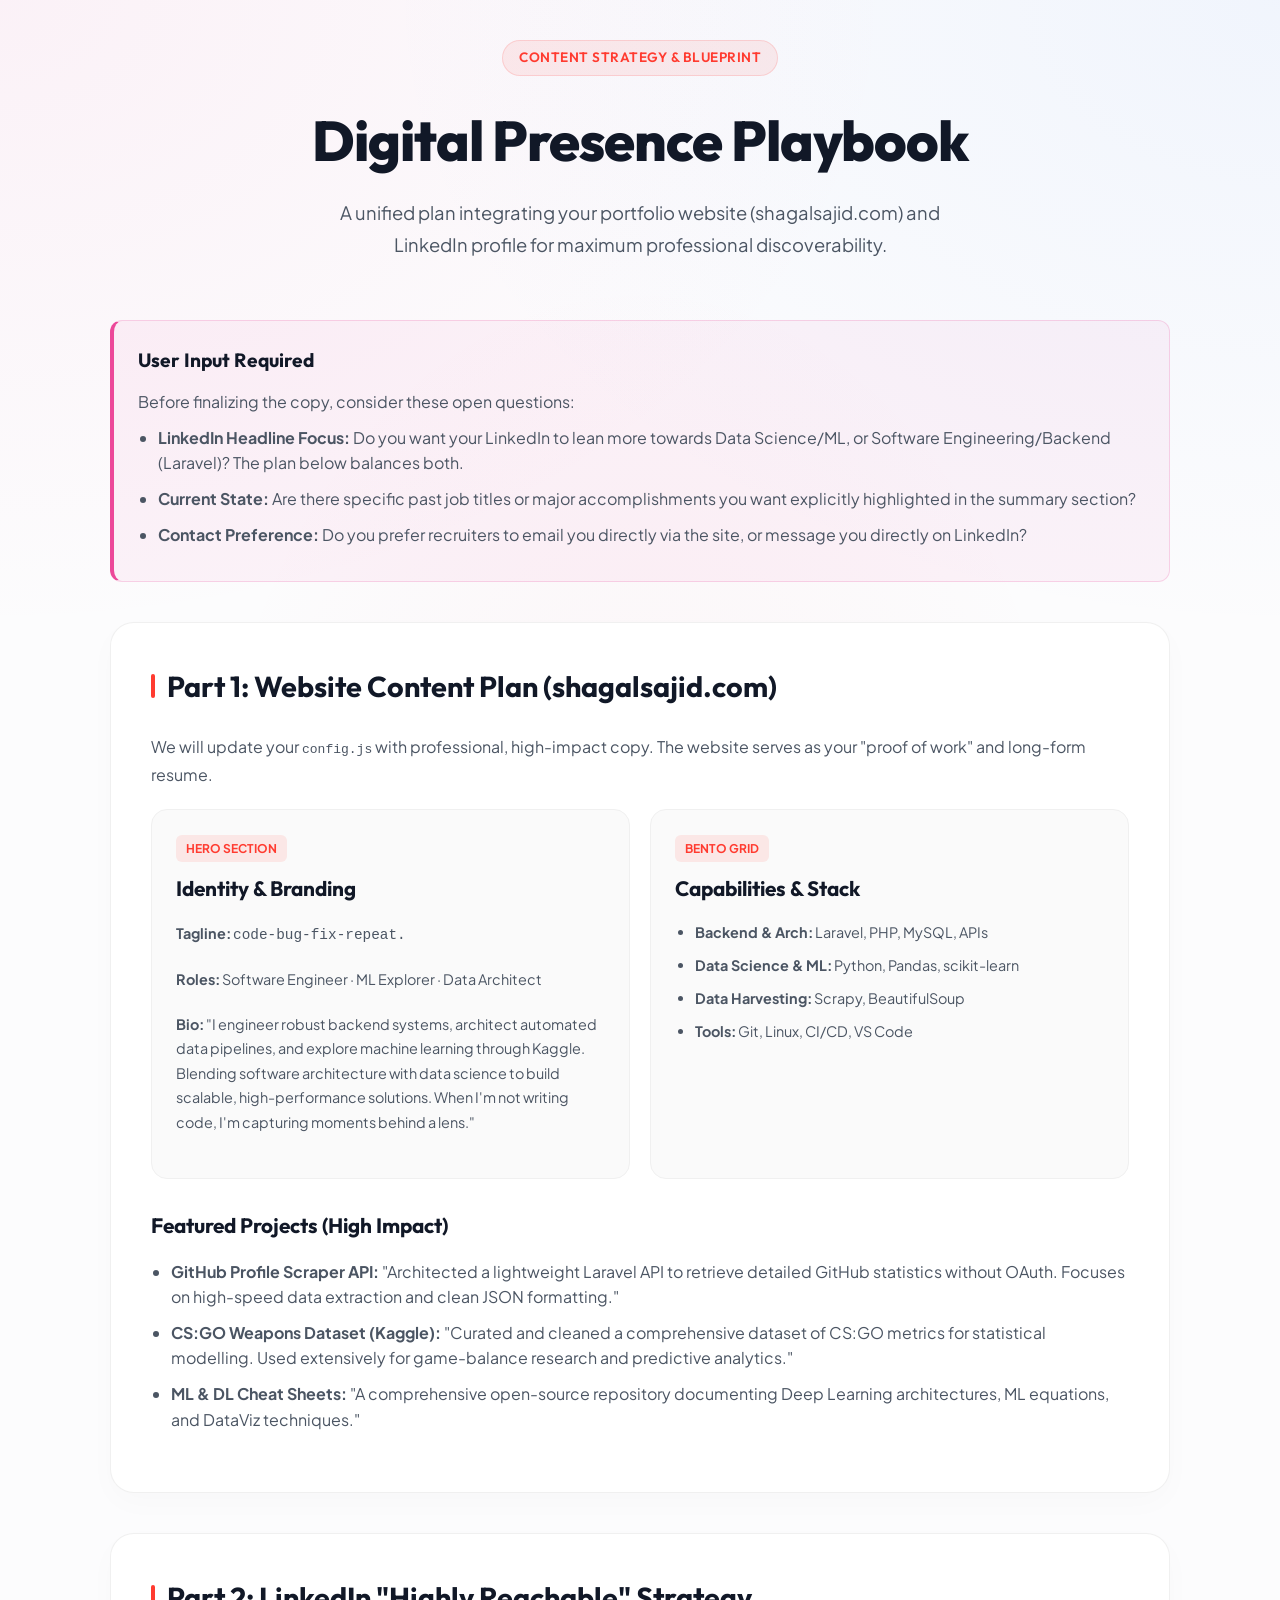
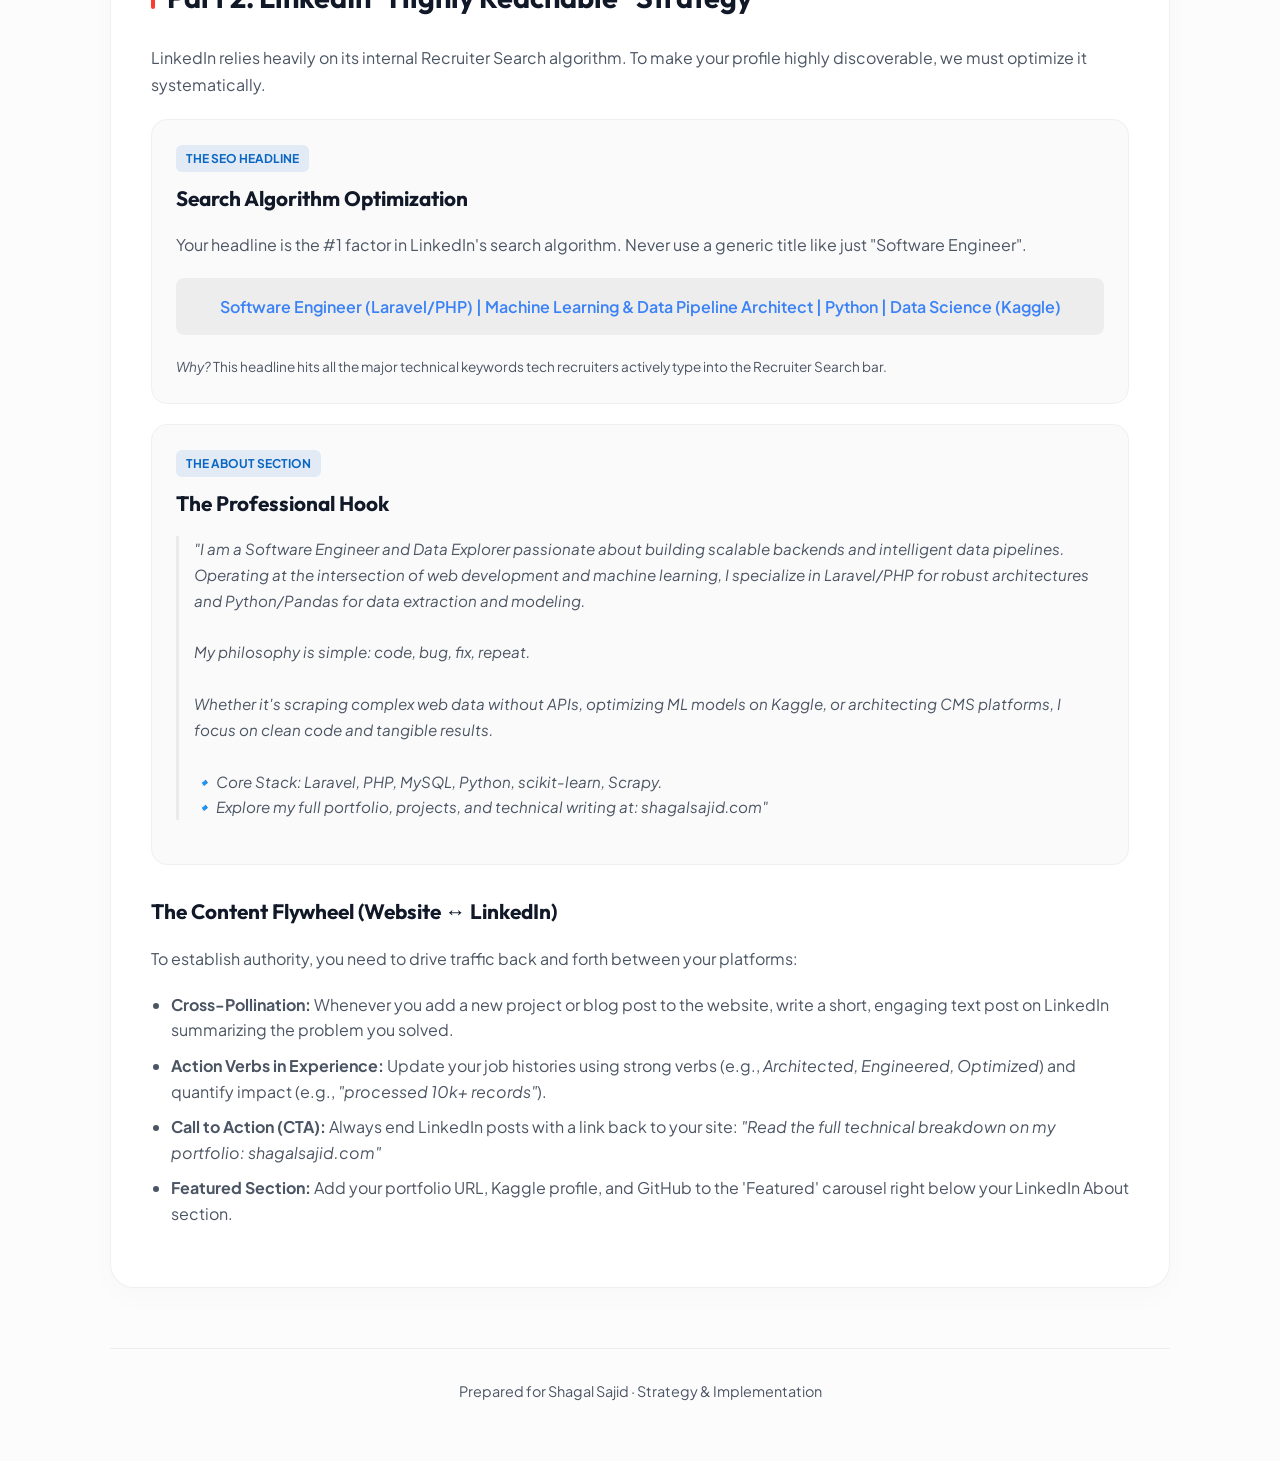
<file: content_strategy_report.html>
<!DOCTYPE html>
<html lang="en">
<head>
    <meta charset="UTF-8">
    <meta name="viewport" content="width=device-width, initial-scale=1.0">
    <title>Content Strategy & LinkedIn Blueprint - shagalsajid.com</title>
    <link rel="preconnect" href="https://fonts.googleapis.com">
    <link rel="preconnect" href="https://fonts.gstatic.com" crossorigin>
    <link href="https://fonts.googleapis.com/css2?family=Outfit:wght@300;400;500;600;700;800&family=Plus+Jakarta+Sans:wght@300;400;500;600;700&display=swap" rel="stylesheet">
    <style>
        :root {
            --bg-color: #fcfcfd;
            --bg-pattern: #f3f4f6;
            --card-bg: #ffffff;
            --card-border: rgba(0, 0, 0, 0.06);
            --primary: #111827;
            --accent-red: #ff3b30;
            --accent-pink: #ec4899;
            --accent-blue: #3b82f6;
            --text-primary: #111827;
            --text-secondary: #4b5563;
            --gradient-primary: linear-gradient(135deg, #ec4899 0%, #3b82f6 50%, #f43f5e 100%);
            --font-main: 'Plus Jakarta Sans', sans-serif;
            --font-display: 'Outfit', sans-serif;
        }

        * {
            margin: 0;
            padding: 0;
            box-sizing: border-box;
        }

        body {
            background-color: var(--bg-color);
            background-image: 
                radial-gradient(at 0% 0%, rgba(236, 72, 153, 0.06) 0px, transparent 50%),
                radial-gradient(at 100% 0%, rgba(59, 130, 246, 0.06) 0px, transparent 50%),
                radial-gradient(at 50% 100%, rgba(244, 63, 94, 0.04) 0px, transparent 50%);
            background-attachment: fixed;
            color: var(--text-primary);
            font-family: var(--font-main);
            line-height: 1.6;
            -webkit-font-smoothing: antialiased;
            overflow-x: hidden;
        }

        .container {
            max-width: 1100px;
            margin: 0 auto;
            padding: 40px 20px;
        }

        header {
            text-align: center;
            margin-bottom: 60px;
            position: relative;
        }

        .badge {
            background: rgba(255, 59, 48, 0.08);
            border: 1px solid rgba(255, 59, 48, 0.15);
            color: var(--accent-red);
            padding: 6px 16px;
            border-radius: 9999px;
            font-size: 0.85rem;
            font-weight: 600;
            display: inline-block;
            margin-bottom: 20px;
            font-family: var(--font-display);
            letter-spacing: 0.5px;
            text-transform: uppercase;
        }

        h1 {
            font-family: var(--font-display);
            font-size: 3.5rem;
            font-weight: 800;
            color: var(--text-primary);
            margin-bottom: 12px;
            letter-spacing: -1px;
        }

        .subtitle {
            color: var(--text-secondary);
            font-size: 1.15rem;
            max-width: 600px;
            margin: 0 auto;
            font-weight: 400;
        }

        .section-card {
            background: var(--card-bg);
            border: 1px solid var(--card-border);
            border-radius: 24px;
            padding: 40px;
            margin-bottom: 40px;
            box-shadow: 0 10px 30px rgba(0, 0, 0, 0.02);
        }

        .alert-card {
            background: rgba(236, 72, 153, 0.05);
            border: 1px solid rgba(236, 72, 153, 0.2);
            border-left: 4px solid var(--accent-pink);
            border-radius: 12px;
            padding: 24px;
            margin-bottom: 40px;
        }

        .alert-title {
            font-family: var(--font-display);
            font-weight: 700;
            color: var(--text-primary);
            font-size: 1.2rem;
            margin-bottom: 12px;
        }

        h2 {
            font-family: var(--font-display);
            font-size: 1.8rem;
            font-weight: 700;
            margin-bottom: 24px;
            display: flex;
            align-items: center;
            gap: 12px;
        }

        h2::before {
            content: '';
            display: inline-block;
            width: 4px;
            height: 24px;
            background: var(--accent-red);
            border-radius: 2px;
        }

        h3 {
            font-family: var(--font-display);
            font-size: 1.3rem;
            font-weight: 700;
            margin-top: 30px;
            margin-bottom: 16px;
            color: var(--text-primary);
        }

        p {
            color: var(--text-secondary);
            margin-bottom: 20px;
            line-height: 1.7;
        }

        ul {
            margin-left: 20px;
            margin-bottom: 20px;
            color: var(--text-secondary);
        }

        li {
            margin-bottom: 10px;
        }
        
        .code-box {
            background: rgba(0, 0, 0, 0.04);
            padding: 4px 8px;
            border-radius: 4px;
            color: #d97706;
            font-family: monospace;
            font-size: 0.9em;
        }

        .grid-two {
            display: grid;
            grid-template-columns: repeat(auto-fit, minmax(280px, 1fr));
            gap: 20px;
            margin-top: 20px;
        }

        .grid-item {
            background: #fafafa;
            border: 1px solid #f0f0f0;
            border-radius: 16px;
            padding: 24px;
        }

        .pill {
            font-size: 0.75rem;
            padding: 4px 10px;
            border-radius: 6px;
            text-transform: uppercase;
            font-weight: 700;
            display: inline-block;
            margin-bottom: 10px;
        }

        .pill.linkedin {
            background: rgba(10, 102, 194, 0.1);
            color: #0a66c2;
        }

        .pill.web {
            background: rgba(255, 59, 48, 0.1);
            color: var(--accent-red);
        }

        footer {
            text-align: center;
            color: var(--text-secondary);
            font-size: 0.9rem;
            margin-top: 60px;
            border-top: 1px solid var(--card-border);
            padding-top: 30px;
        }
    </style>
</head>
<body>
    <div class="container">
        <header>
            <div class="badge">Content Strategy & Blueprint</div>
            <h1>Digital Presence Playbook</h1>
            <p class="subtitle">A unified plan integrating your portfolio website (shagalsajid.com) and LinkedIn profile for maximum professional discoverability.</p>
        </header>

        <!-- Open Questions Alert -->
        <div class="alert-card">
            <div class="alert-title">User Input Required</div>
            <p style="margin-bottom: 10px;">Before finalizing the copy, consider these open questions:</p>
            <ul style="margin-bottom: 0;">
                <li><strong>LinkedIn Headline Focus:</strong> Do you want your LinkedIn to lean more towards Data Science/ML, or Software Engineering/Backend (Laravel)? The plan below balances both.</li>
                <li><strong>Current State:</strong> Are there specific past job titles or major accomplishments you want explicitly highlighted in the summary section?</li>
                <li><strong>Contact Preference:</strong> Do you prefer recruiters to email you directly via the site, or message you directly on LinkedIn?</li>
            </ul>
        </div>

        <!-- Section 1: Website Content Plan -->
        <div class="section-card">
            <h2>Part 1: Website Content Plan (shagalsajid.com)</h2>
            <p>
                We will update your <code>config.js</code> with professional, high-impact copy. The website serves as your "proof of work" and long-form resume.
            </p>
            
            <div class="grid-two">
                <div class="grid-item">
                    <div class="pill web">Hero Section</div>
                    <h3 style="margin-top: 0;">Identity & Branding</h3>
                    <p style="font-size: 0.9rem;"><strong>Tagline:</strong> <code>code-bug-fix-repeat.</code></p>
                    <p style="font-size: 0.9rem;"><strong>Roles:</strong> Software Engineer · ML Explorer · Data Architect</p>
                    <p style="font-size: 0.9rem;"><strong>Bio:</strong> "I engineer robust backend systems, architect automated data pipelines, and explore machine learning through Kaggle. Blending software architecture with data science to build scalable, high-performance solutions. When I'm not writing code, I'm capturing moments behind a lens."</p>
                </div>
                <div class="grid-item">
                    <div class="pill web">Bento Grid</div>
                    <h3 style="margin-top: 0;">Capabilities & Stack</h3>
                    <ul style="font-size: 0.9rem;">
                        <li><strong>Backend & Arch:</strong> Laravel, PHP, MySQL, APIs</li>
                        <li><strong>Data Science & ML:</strong> Python, Pandas, scikit-learn</li>
                        <li><strong>Data Harvesting:</strong> Scrapy, BeautifulSoup</li>
                        <li><strong>Tools:</strong> Git, Linux, CI/CD, VS Code</li>
                    </ul>
                </div>
            </div>

            <h3 style="margin-top: 30px;">Featured Projects (High Impact)</h3>
            <ul>
                <li><strong>GitHub Profile Scraper API:</strong> "Architected a lightweight Laravel API to retrieve detailed GitHub statistics without OAuth. Focuses on high-speed data extraction and clean JSON formatting."</li>
                <li><strong>CS:GO Weapons Dataset (Kaggle):</strong> "Curated and cleaned a comprehensive dataset of CS:GO metrics for statistical modelling. Used extensively for game-balance research and predictive analytics."</li>
                <li><strong>ML & DL Cheat Sheets:</strong> "A comprehensive open-source repository documenting Deep Learning architectures, ML equations, and DataViz techniques."</li>
            </ul>
        </div>

        <!-- Section 2: LinkedIn Strategy -->
        <div class="section-card">
            <h2>Part 2: LinkedIn "Highly Reachable" Strategy</h2>
            <p>
                LinkedIn relies heavily on its internal Recruiter Search algorithm. To make your profile highly discoverable, we must optimize it systematically.
            </p>

            <div class="grid-item" style="margin-bottom: 20px;">
                <div class="pill linkedin">The SEO Headline</div>
                <h3 style="margin-top: 0;">Search Algorithm Optimization</h3>
                <p>Your headline is the #1 factor in LinkedIn's search algorithm. Never use a generic title like just "Software Engineer".</p>
                <p style="background: rgba(0,0,0,0.05); padding: 15px; border-radius: 8px; font-weight: 600; text-align: center; color: var(--accent-blue);">
                    Software Engineer (Laravel/PHP) | Machine Learning & Data Pipeline Architect | Python | Data Science (Kaggle)
                </p>
                <p style="font-size: 0.85rem; margin-top: 10px; margin-bottom: 0;"><em>Why?</em> This headline hits all the major technical keywords tech recruiters actively type into the Recruiter Search bar.</p>
            </div>

            <div class="grid-item" style="margin-bottom: 20px;">
                <div class="pill linkedin">The About Section</div>
                <h3 style="margin-top: 0;">The Professional Hook</h3>
                <p style="font-size: 0.95rem; font-style: italic; color: var(--text-secondary); border-left: 3px solid var(--card-border); padding-left: 15px;">
                    "I am a Software Engineer and Data Explorer passionate about building scalable backends and intelligent data pipelines. Operating at the intersection of web development and machine learning, I specialize in Laravel/PHP for robust architectures and Python/Pandas for data extraction and modeling.<br><br>
                    My philosophy is simple: code, bug, fix, repeat.<br><br>
                    Whether it's scraping complex web data without APIs, optimizing ML models on Kaggle, or architecting CMS platforms, I focus on clean code and tangible results.<br><br>
                    🔹 Core Stack: Laravel, PHP, MySQL, Python, scikit-learn, Scrapy.<br>
                    🔹 Explore my full portfolio, projects, and technical writing at: shagalsajid.com"
                </p>
            </div>

            <h3 style="margin-top: 30px;">The Content Flywheel (Website ↔ LinkedIn)</h3>
            <p>To establish authority, you need to drive traffic back and forth between your platforms:</p>
            <ul>
                <li><strong>Cross-Pollination:</strong> Whenever you add a new project or blog post to the website, write a short, engaging text post on LinkedIn summarizing the problem you solved.</li>
                <li><strong>Action Verbs in Experience:</strong> Update your job histories using strong verbs (e.g., <em>Architected, Engineered, Optimized</em>) and quantify impact (e.g., <em>"processed 10k+ records"</em>).</li>
                <li><strong>Call to Action (CTA):</strong> Always end LinkedIn posts with a link back to your site: <em>"Read the full technical breakdown on my portfolio: shagalsajid.com"</em></li>
                <li><strong>Featured Section:</strong> Add your portfolio URL, Kaggle profile, and GitHub to the 'Featured' carousel right below your LinkedIn About section.</li>
            </ul>
        </div>

        <footer>
            <p>Prepared for Shagal Sajid · Strategy & Implementation</p>
        </footer>
    </div>
</body>
</html>
</file>
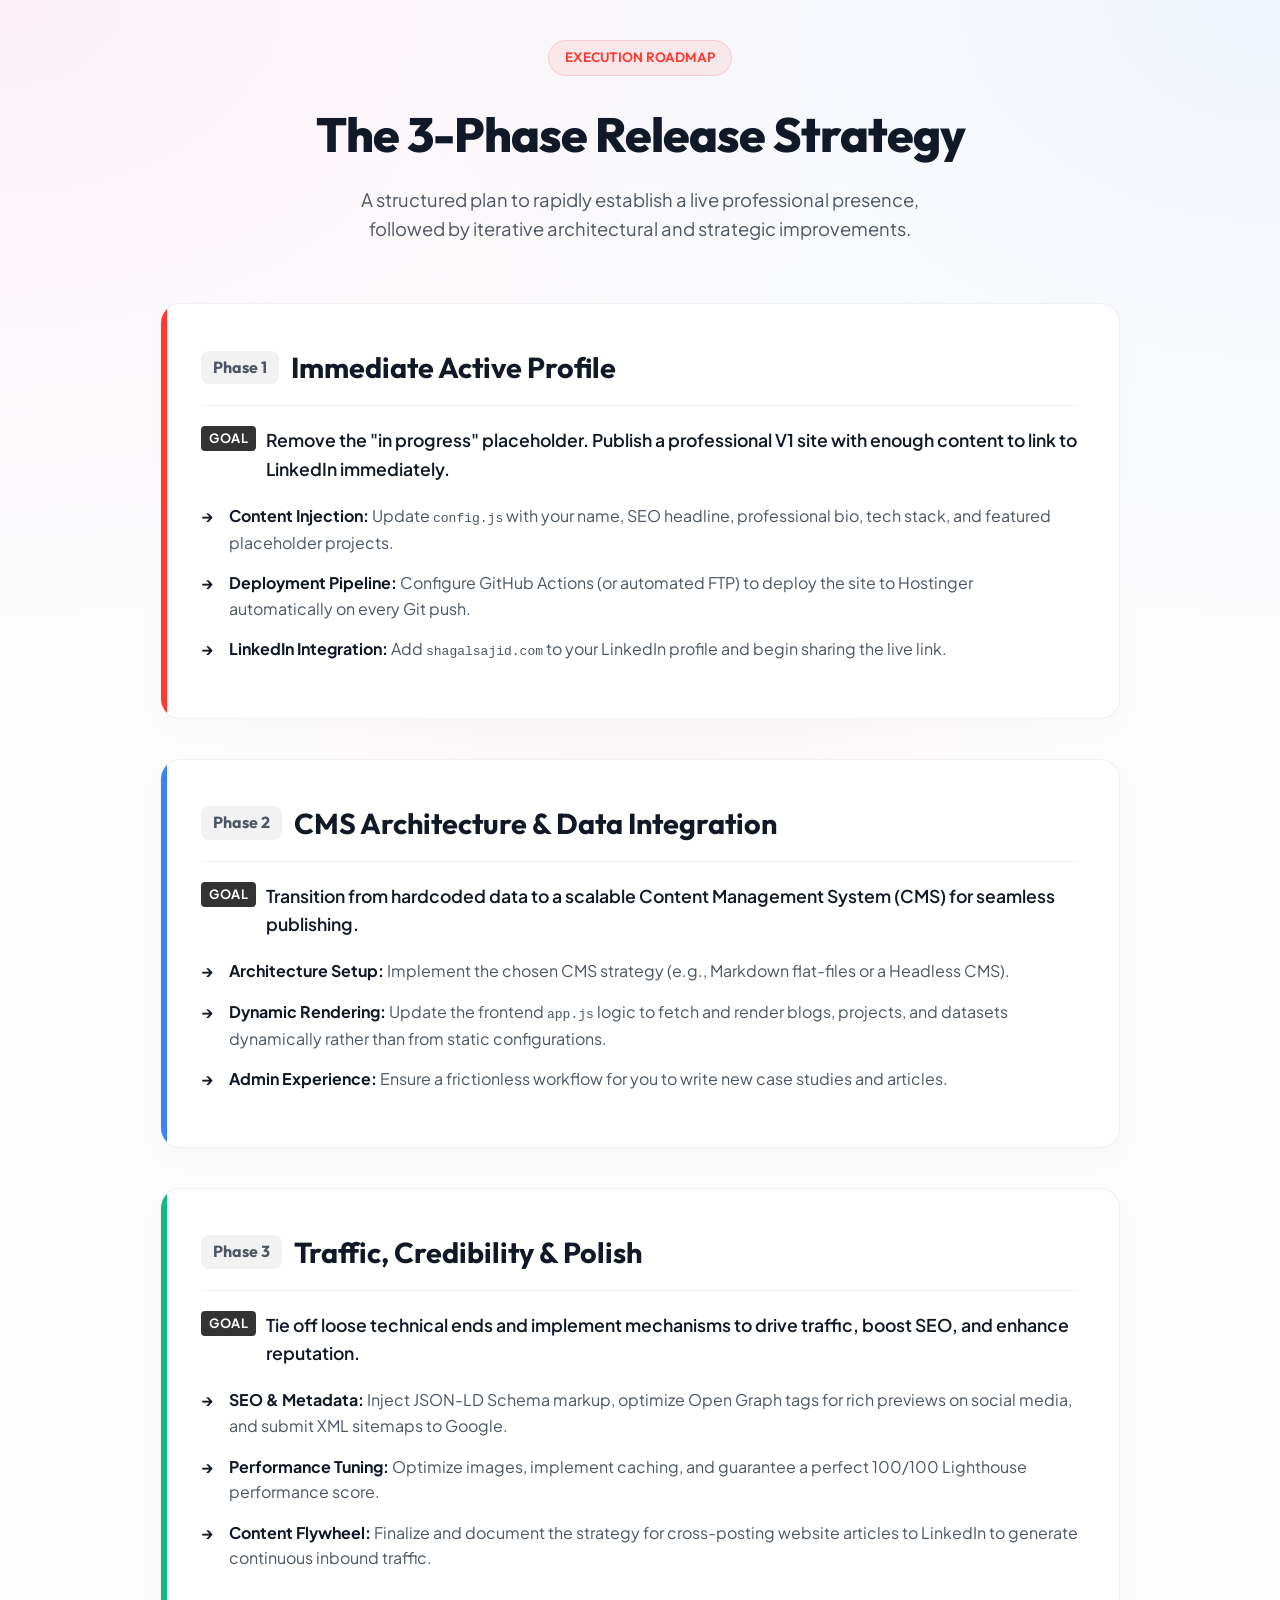
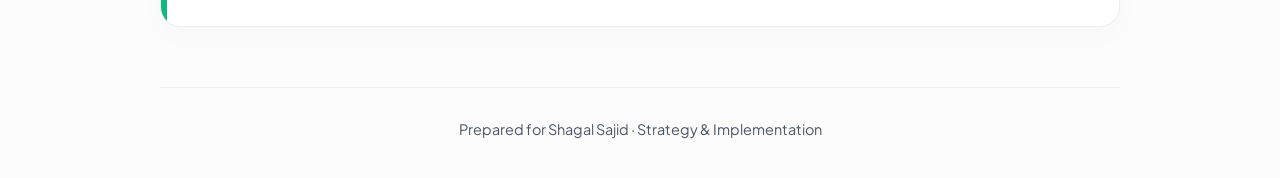
<file: release_roadmap_report.html>
<!DOCTYPE html>
<html lang="en">
<head>
    <meta charset="UTF-8">
    <meta name="viewport" content="width=device-width, initial-scale=1.0">
    <title>3-Phase Release Strategy - shagalsajid.com</title>
    <link rel="preconnect" href="https://fonts.googleapis.com">
    <link rel="preconnect" href="https://fonts.gstatic.com" crossorigin>
    <link href="https://fonts.googleapis.com/css2?family=Outfit:wght@300;400;500;600;700;800&family=Plus+Jakarta+Sans:wght@300;400;500;600;700&display=swap" rel="stylesheet">
    <style>
        :root {
            --bg-color: #fcfcfd;
            --bg-pattern: #f3f4f6;
            --card-bg: #ffffff;
            --card-border: rgba(0, 0, 0, 0.06);
            --primary: #111827;
            --accent-red: #ff3b30;
            --accent-pink: #ec4899;
            --accent-blue: #3b82f6;
            --text-primary: #111827;
            --text-secondary: #4b5563;
            --font-main: 'Plus Jakarta Sans', sans-serif;
            --font-display: 'Outfit', sans-serif;
        }

        * {
            margin: 0;
            padding: 0;
            box-sizing: border-box;
        }

        body {
            background-color: var(--bg-color);
            background-image: 
                radial-gradient(at 0% 0%, rgba(236, 72, 153, 0.06) 0px, transparent 50%),
                radial-gradient(at 100% 0%, rgba(59, 130, 246, 0.06) 0px, transparent 50%),
                radial-gradient(at 50% 100%, rgba(244, 63, 94, 0.04) 0px, transparent 50%);
            background-attachment: fixed;
            color: var(--text-primary);
            font-family: var(--font-main);
            line-height: 1.6;
            overflow-x: hidden;
        }

        .container {
            max-width: 1000px;
            margin: 0 auto;
            padding: 40px 20px;
        }

        header {
            text-align: center;
            margin-bottom: 60px;
        }

        .badge {
            background: rgba(255, 59, 48, 0.08);
            border: 1px solid rgba(255, 59, 48, 0.15);
            color: var(--accent-red);
            padding: 6px 16px;
            border-radius: 9999px;
            font-size: 0.85rem;
            font-weight: 600;
            display: inline-block;
            margin-bottom: 20px;
            font-family: var(--font-display);
            text-transform: uppercase;
        }

        h1 {
            font-family: var(--font-display);
            font-size: 3rem;
            font-weight: 800;
            color: var(--text-primary);
            margin-bottom: 12px;
            letter-spacing: -1px;
        }

        .subtitle {
            color: var(--text-secondary);
            font-size: 1.15rem;
            max-width: 600px;
            margin: 0 auto;
        }

        /* Timeline / Phase Design */
        .phase-container {
            display: flex;
            flex-direction: column;
            gap: 40px;
            margin-top: 40px;
        }

        .phase-card {
            background: var(--card-bg);
            border: 1px solid var(--card-border);
            border-radius: 20px;
            padding: 40px;
            box-shadow: 0 10px 30px rgba(0, 0, 0, 0.02);
            position: relative;
            overflow: hidden;
        }

        .phase-card::before {
            content: '';
            position: absolute;
            top: 0;
            left: 0;
            width: 6px;
            height: 100%;
        }

        .phase-1::before { background-color: var(--accent-red); }
        .phase-2::before { background-color: var(--accent-blue); }
        .phase-3::before { background-color: #10b981; } /* Emerald green */

        .phase-header {
            display: flex;
            justify-content: space-between;
            align-items: center;
            margin-bottom: 20px;
            padding-bottom: 15px;
            border-bottom: 1px solid var(--card-border);
        }

        .phase-title {
            font-family: var(--font-display);
            font-size: 1.8rem;
            font-weight: 700;
            display: flex;
            align-items: center;
            gap: 12px;
        }

        .phase-number {
            background: rgba(0,0,0,0.05);
            padding: 4px 12px;
            border-radius: 8px;
            font-size: 1rem;
            color: var(--text-secondary);
        }

        .phase-goal {
            font-size: 1.1rem;
            font-weight: 600;
            color: var(--text-primary);
            margin-bottom: 20px;
            display: flex;
            align-items: flex-start;
            gap: 10px;
        }

        .phase-goal strong {
            background: rgba(0,0,0,0.8);
            color: white;
            padding: 2px 8px;
            border-radius: 4px;
            font-size: 0.8rem;
            text-transform: uppercase;
            letter-spacing: 0.5px;
        }

        .task-list {
            list-style: none;
            padding: 0;
        }

        .task-list li {
            margin-bottom: 15px;
            padding-left: 28px;
            position: relative;
            color: var(--text-secondary);
            line-height: 1.6;
        }

        .task-list li::before {
            content: '→';
            position: absolute;
            left: 0;
            color: var(--primary);
            font-weight: bold;
        }

        .task-list li strong {
            color: var(--text-primary);
        }

        footer {
            text-align: center;
            color: var(--text-secondary);
            font-size: 0.9rem;
            margin-top: 60px;
            border-top: 1px solid var(--card-border);
            padding-top: 30px;
        }
    </style>
</head>
<body>
    <div class="container">
        <header>
            <div class="badge">Execution Roadmap</div>
            <h1>The 3-Phase Release Strategy</h1>
            <p class="subtitle">A structured plan to rapidly establish a live professional presence, followed by iterative architectural and strategic improvements.</p>
        </header>

        <div class="phase-container">
            <!-- Phase 1 -->
            <div class="phase-card phase-1">
                <div class="phase-header">
                    <div class="phase-title"><span class="phase-number">Phase 1</span> Immediate Active Profile</div>
                </div>
                <div class="phase-goal">
                    <strong>Goal</strong> Remove the "in progress" placeholder. Publish a professional V1 site with enough content to link to LinkedIn immediately.
                </div>
                <ul class="task-list">
                    <li><strong>Content Injection:</strong> Update <code>config.js</code> with your name, SEO headline, professional bio, tech stack, and featured placeholder projects.</li>
                    <li><strong>Deployment Pipeline:</strong> Configure GitHub Actions (or automated FTP) to deploy the site to Hostinger automatically on every Git push.</li>
                    <li><strong>LinkedIn Integration:</strong> Add <code>shagalsajid.com</code> to your LinkedIn profile and begin sharing the live link.</li>
                </ul>
            </div>

            <!-- Phase 2 -->
            <div class="phase-card phase-2">
                <div class="phase-header">
                    <div class="phase-title"><span class="phase-number">Phase 2</span> CMS Architecture & Data Integration</div>
                </div>
                <div class="phase-goal">
                    <strong>Goal</strong> Transition from hardcoded data to a scalable Content Management System (CMS) for seamless publishing.
                </div>
                <ul class="task-list">
                    <li><strong>Architecture Setup:</strong> Implement the chosen CMS strategy (e.g., Markdown flat-files or a Headless CMS).</li>
                    <li><strong>Dynamic Rendering:</strong> Update the frontend <code>app.js</code> logic to fetch and render blogs, projects, and datasets dynamically rather than from static configurations.</li>
                    <li><strong>Admin Experience:</strong> Ensure a frictionless workflow for you to write new case studies and articles.</li>
                </ul>
            </div>

            <!-- Phase 3 -->
            <div class="phase-card phase-3">
                <div class="phase-header">
                    <div class="phase-title"><span class="phase-number">Phase 3</span> Traffic, Credibility & Polish</div>
                </div>
                <div class="phase-goal">
                    <strong>Goal</strong> Tie off loose technical ends and implement mechanisms to drive traffic, boost SEO, and enhance reputation.
                </div>
                <ul class="task-list">
                    <li><strong>SEO & Metadata:</strong> Inject JSON-LD Schema markup, optimize Open Graph tags for rich previews on social media, and submit XML sitemaps to Google.</li>
                    <li><strong>Performance Tuning:</strong> Optimize images, implement caching, and guarantee a perfect 100/100 Lighthouse performance score.</li>
                    <li><strong>Content Flywheel:</strong> Finalize and document the strategy for cross-posting website articles to LinkedIn to generate continuous inbound traffic.</li>
                </ul>
            </div>
        </div>

        <footer>
            <p>Prepared for Shagal Sajid · Strategy & Implementation</p>
        </footer>
    </div>
</body>
</html>
</file>
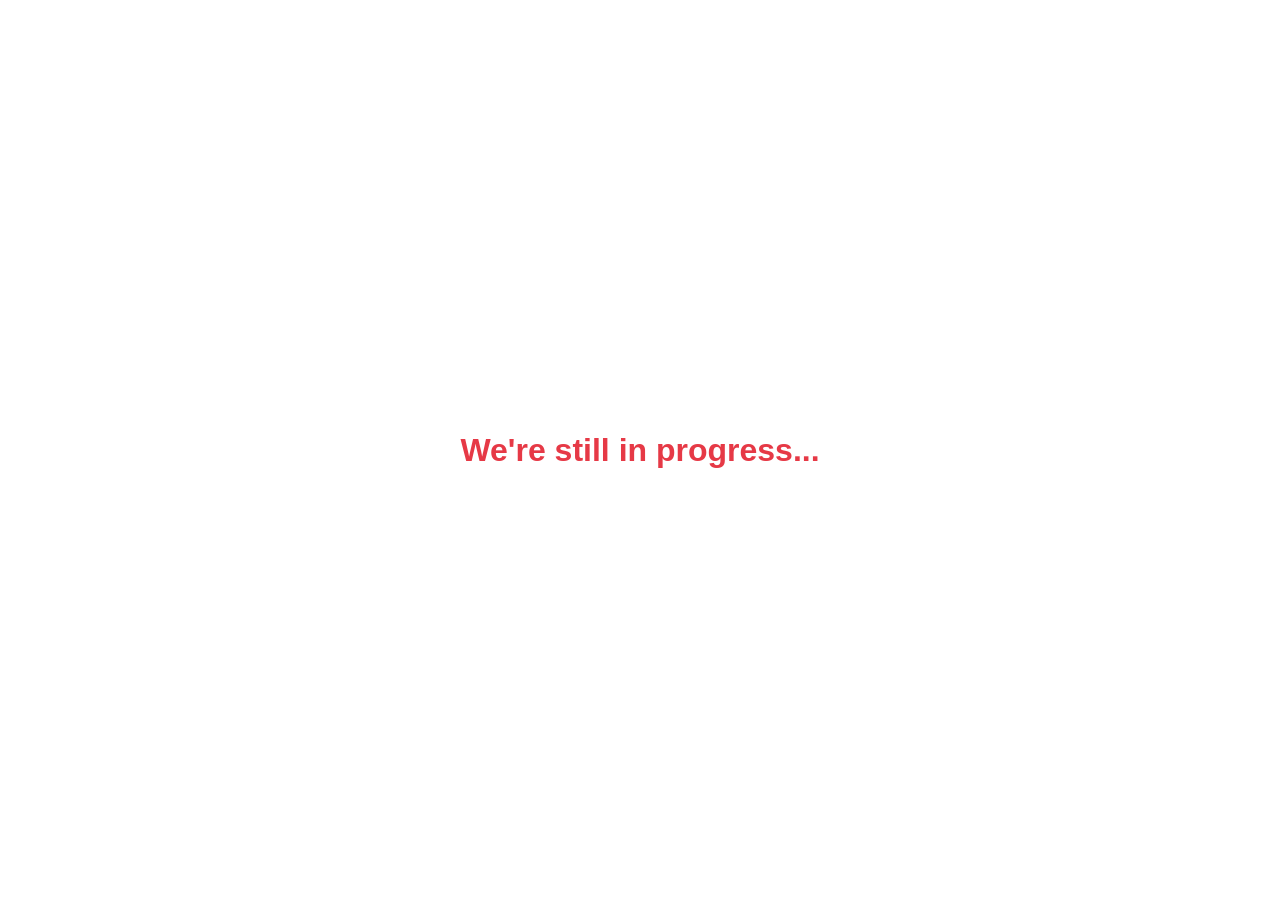
<file: public_html/invitations.html>
<!DOCTYPE html>
<html lang="en">
<head>
    <meta charset="UTF-8">
    <title>Invitations</title>
    <style>
        body {
            margin: 0;
            height: 100vh;
            display: flex;
            align-items: center;
            justify-content: center;
            font-family: 'Ubuntu', sans-serif;
            background-color: #ffffff;
            color: #e63946;
        }
    </style>
</head>
<body>
    <h1>We're still in progress...</h1>
</body>
</html>
</file>
